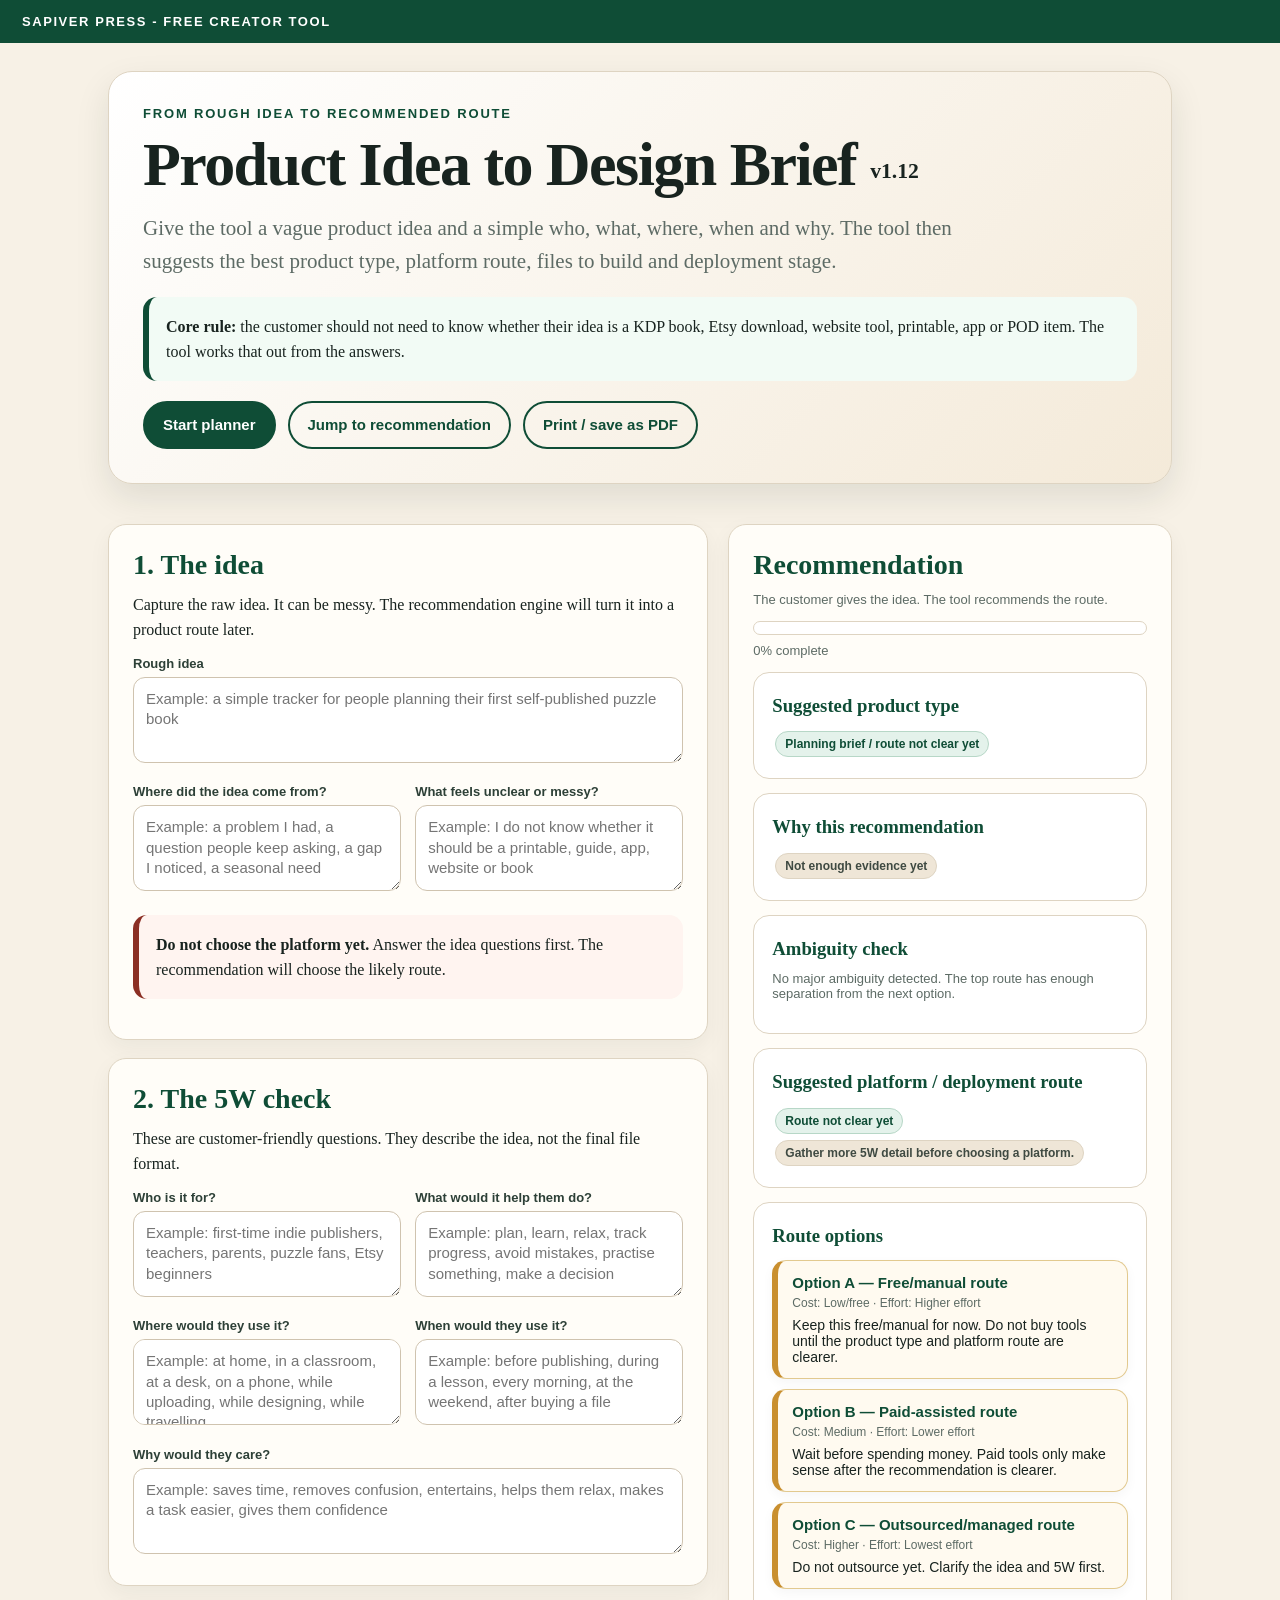
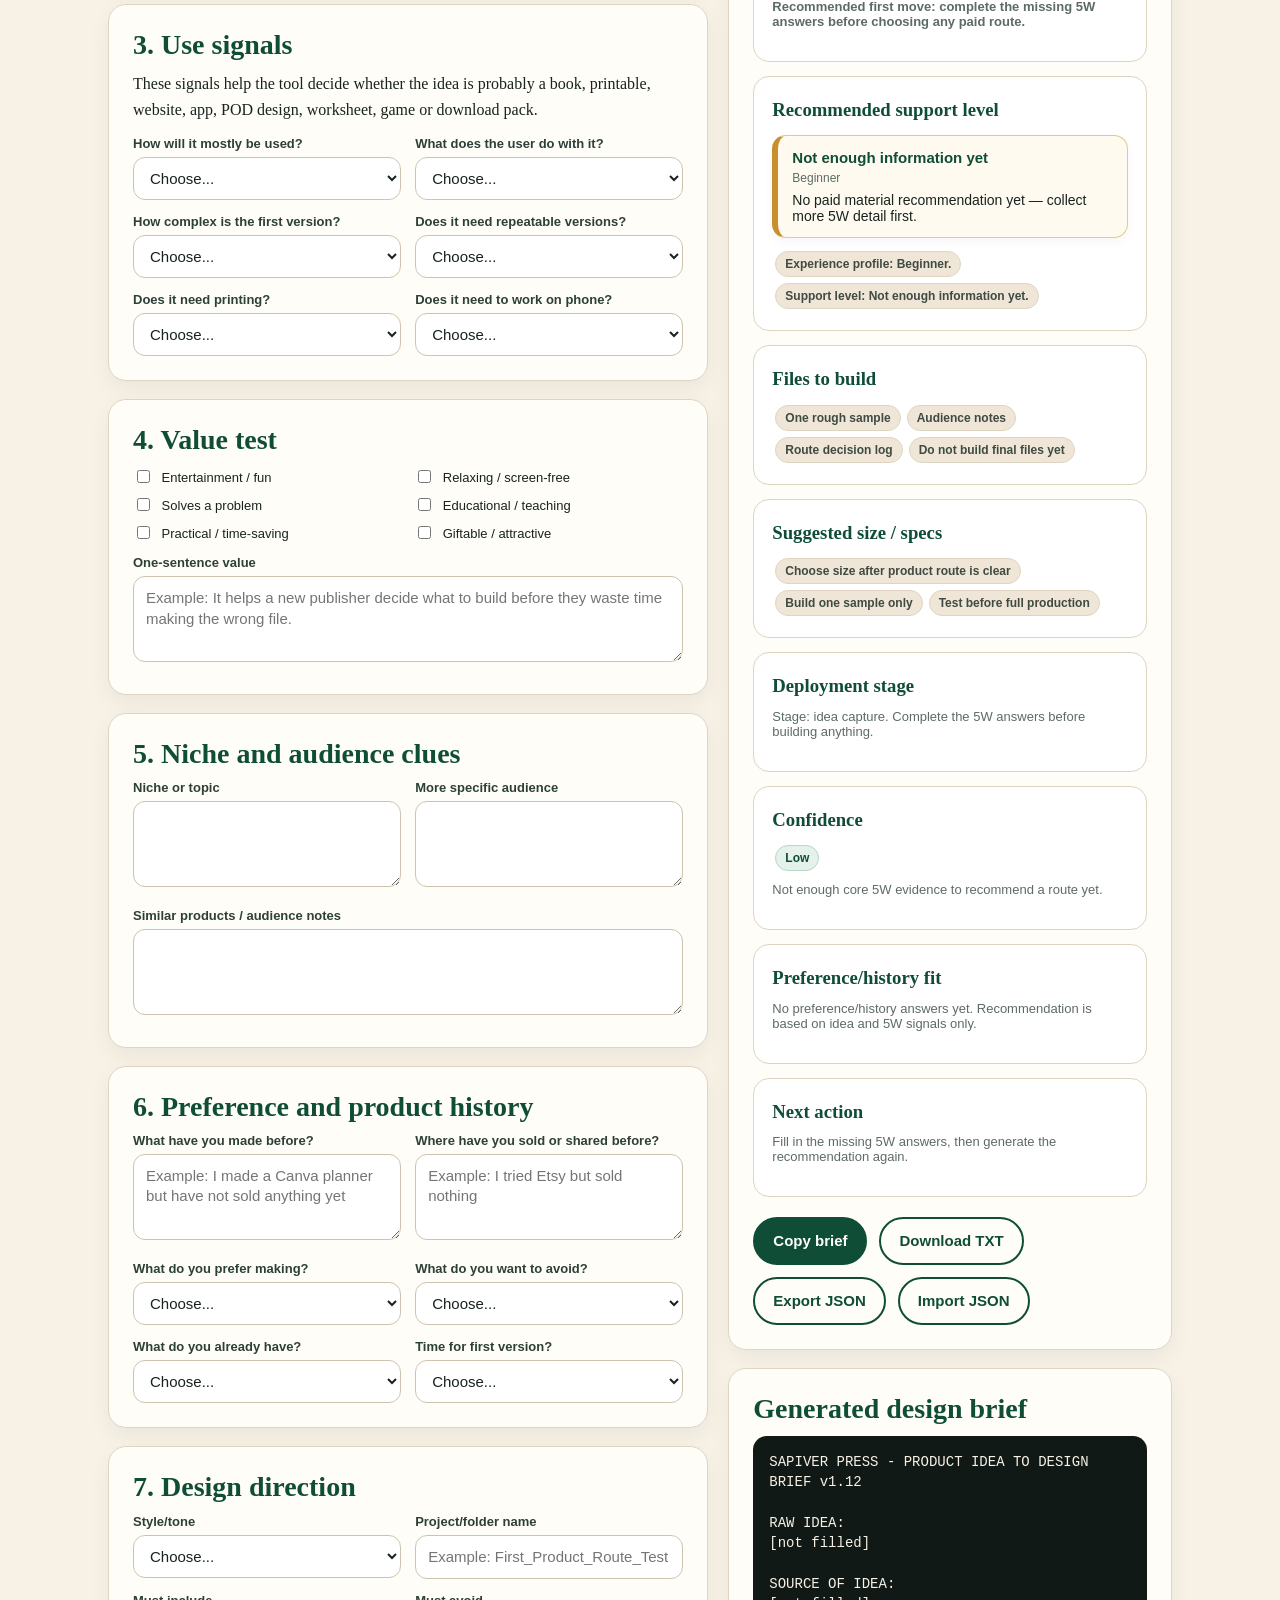
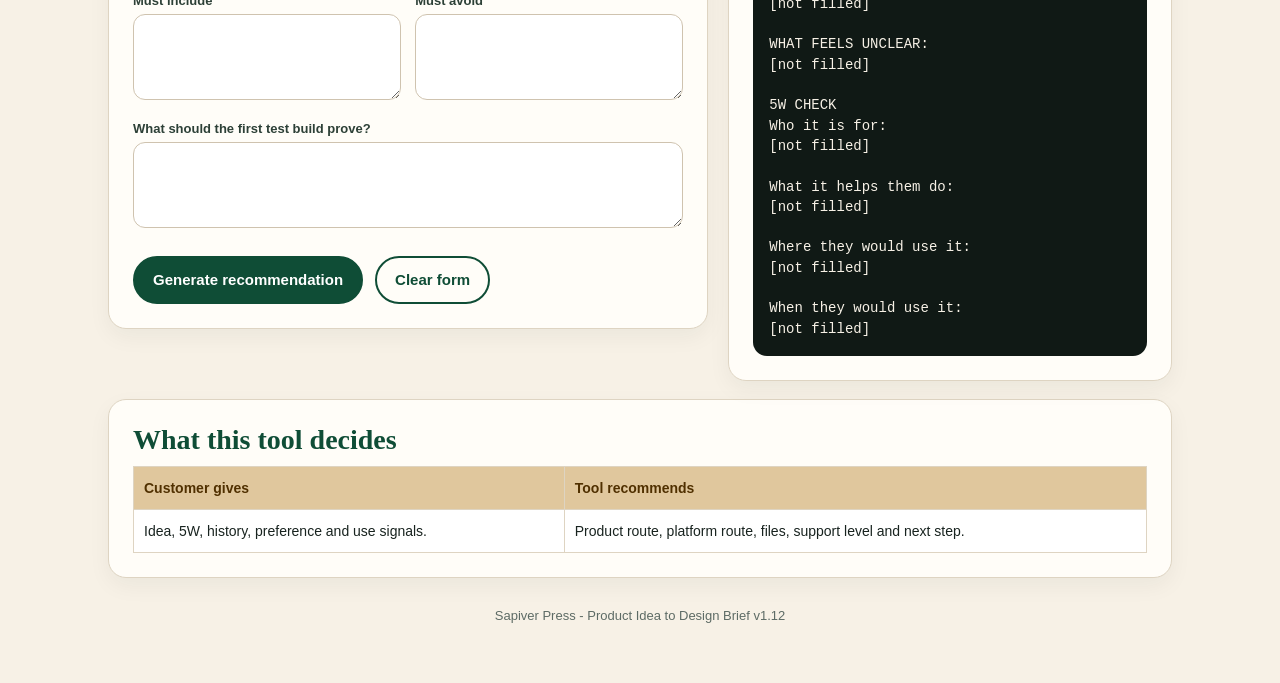
<file: index.html>
<!doctype html>
<html lang="en-GB">
<head>
  <meta charset="utf-8">
  <meta name="viewport" content="width=device-width, initial-scale=1">
  <title>Product Idea to Design Brief v1.12 | Sapiver Press</title>
  <meta name="description" content="A Sapiver Press idea planner that asks for a rough idea, 5W context, preferences and product history, then suggests the best product type, platform route, files to build and deployment stage.">
  <meta name="robots" content="index,follow">
  <link rel="stylesheet" href="product-idea-to-design-brief/app.css">
</head>
<body>
  <div class="topbar">Sapiver Press - Free Creator Tool</div>
  <main class="wrap">
    <header class="hero">
      <div class="eyebrow">From rough idea to recommended route</div>
      <h1>Product Idea to Design Brief <span style="font-size:.35em;letter-spacing:0;vertical-align:middle">v1.12</span></h1>
      <p class="subtitle">Give the tool a vague product idea and a simple who, what, where, when and why. The tool then suggests the best product type, platform route, files to build and deployment stage.</p>
      <div class="callout success"><strong>Core rule:</strong> the customer should not need to know whether their idea is a KDP book, Etsy download, website tool, printable, app or POD item. The tool works that out from the answers.</div>
      <div class="buttons">
        <a class="btn primary" href="#planner">Start planner</a>
        <a class="btn secondary" href="#result">Jump to recommendation</a>
        <button class="btn secondary" type="button" onclick="window.print()">Print / save as PDF</button>
      </div>
    </header>

    <div class="grid">
      <div id="planner">
        <section id="idea">
          <h2>1. The idea</h2>
          <p>Capture the raw idea. It can be messy. The recommendation engine will turn it into a product route later.</p>
          <div class="formgrid">
            <div style="grid-column:1/-1"><label for="ideaText">Rough idea</label><textarea id="ideaText" placeholder="Example: a simple tracker for people planning their first self-published puzzle book"></textarea></div>
            <div><label for="ideaSource">Where did the idea come from?</label><textarea id="ideaSource" placeholder="Example: a problem I had, a question people keep asking, a gap I noticed, a seasonal need"></textarea></div>
            <div><label for="currentMess">What feels unclear or messy?</label><textarea id="currentMess" placeholder="Example: I do not know whether it should be a printable, guide, app, website or book"></textarea></div>
          </div>
          <div class="callout danger"><strong>Do not choose the platform yet.</strong> Answer the idea questions first. The recommendation will choose the likely route.</div>
        </section>

        <section id="fivew">
          <h2>2. The 5W check</h2>
          <p>These are customer-friendly questions. They describe the idea, not the final file format.</p>
          <div class="formgrid">
            <div><label for="who">Who is it for?</label><textarea id="who" placeholder="Example: first-time indie publishers, teachers, parents, puzzle fans, Etsy beginners"></textarea></div>
            <div><label for="whatHelp">What would it help them do?</label><textarea id="whatHelp" placeholder="Example: plan, learn, relax, track progress, avoid mistakes, practise something, make a decision"></textarea></div>
            <div><label for="whereUsed">Where would they use it?</label><textarea id="whereUsed" placeholder="Example: at home, in a classroom, at a desk, on a phone, while uploading, while designing, while travelling"></textarea></div>
            <div><label for="whenUse">When would they use it?</label><textarea id="whenUse" placeholder="Example: before publishing, during a lesson, every morning, at the weekend, after buying a file"></textarea></div>
            <div style="grid-column:1/-1"><label for="whyCare">Why would they care?</label><textarea id="whyCare" placeholder="Example: saves time, removes confusion, entertains, helps them relax, makes a task easier, gives them confidence"></textarea></div>
          </div>
        </section>

        <section id="useSignals">
          <h2>3. Use signals</h2>
          <p>These signals help the tool decide whether the idea is probably a book, printable, website, app, POD design, worksheet, game or download pack.</p>
          <div class="formgrid">
            <div><label for="useMode">How will it mostly be used?</label><select id="useMode"><option value="">Choose...</option><option>Printed on paper</option><option>Read as a guide</option><option>Filled in or written on</option><option>Used on a phone or screen</option><option>Played as a game</option><option>Displayed as artwork</option><option>Used as a repeatable workflow</option><option>Not sure yet</option></select></div>
            <div><label for="buyerAction">What does the user do with it?</label><select id="buyerAction"><option value="">Choose...</option><option>Print it</option><option>Read it</option><option>Write in it</option><option>Upload it somewhere</option><option>Play it</option><option>Display it</option><option>Use it interactively</option><option>Download and keep files</option><option>Not sure yet</option></select></div>
            <div><label for="complexity">How complex is the first version?</label><select id="complexity"><option value="">Choose...</option><option>One page / very small</option><option>Several pages</option><option>Full guide or workbook</option><option>Many files or bundle</option><option>Interactive tool</option><option>Artwork/design set</option><option>Not sure yet</option></select></div>
            <div><label for="repeatNeed">Does it need repeatable versions?</label><select id="repeatNeed"><option value="">Choose...</option><option>No, one finished item is enough</option><option>Maybe later</option><option>Yes, it needs variants or volumes</option><option>Yes, it needs automation/generation</option><option>Not sure yet</option></select></div>
            <div><label for="printNeed">Does it need printing?</label><select id="printNeed"><option value="">Choose...</option><option>No</option><option>Home printing</option><option>Professional print / book print</option><option>POD / merchandise print</option><option>Not sure yet</option></select></div>
            <div><label for="phoneNeed">Does it need to work on phone?</label><select id="phoneNeed"><option value="">Choose...</option><option>No</option><option>Helpful but not essential</option><option>Yes, phone-first</option><option>Not sure yet</option></select></div>
          </div>
        </section>

        <section id="value">
          <h2>4. Value test</h2>
          <div class="checks">
            <label><input type="checkbox" id="valEntertainment"> Entertainment / fun</label>
            <label><input type="checkbox" id="valRelaxing"> Relaxing / screen-free</label>
            <label><input type="checkbox" id="valProblem"> Solves a problem</label>
            <label><input type="checkbox" id="valEducation"> Educational / teaching</label>
            <label><input type="checkbox" id="valPractical"> Practical / time-saving</label>
            <label><input type="checkbox" id="valGift"> Giftable / attractive</label>
          </div>
          <div style="margin-top:14px"><label for="valueSentence">One-sentence value</label><textarea id="valueSentence" placeholder="Example: It helps a new publisher decide what to build before they waste time making the wrong file."></textarea></div>
        </section>

        <section id="niche">
          <h2>5. Niche and audience clues</h2>
          <div class="formgrid">
            <div><label for="nicheText">Niche or topic</label><textarea id="nicheText"></textarea></div>
            <div><label for="audienceText">More specific audience</label><textarea id="audienceText"></textarea></div>
            <div style="grid-column:1/-1"><label for="researchNotes">Similar products / audience notes</label><textarea id="researchNotes"></textarea></div>
          </div>
        </section>

        <section id="history">
          <h2>6. Preference and product history</h2>
          <div class="formgrid">
            <div><label for="pastProducts">What have you made before?</label><textarea id="pastProducts" placeholder="Example: I made a Canva planner but have not sold anything yet"></textarea></div>
            <div><label for="pastPlatforms">Where have you sold or shared before?</label><textarea id="pastPlatforms" placeholder="Example: I tried Etsy but sold nothing"></textarea></div>
            <div><label for="preferredMaking">What do you prefer making?</label><select id="preferredMaking"><option value="">Choose...</option><option>Writing guides or instructions</option><option>Printable PDFs</option><option>Books or workbooks</option><option>Worksheets / teaching resources</option><option>Artwork or visual products</option><option>Interactive tools / web apps</option><option>Games or cards</option><option>Simple one-page resources</option><option>Not sure yet</option></select></div>
            <div><label for="avoidMaking">What do you want to avoid?</label><select id="avoidMaking"><option value="">Choose...</option><option>Too much writing</option><option>Complex design work</option><option>Technical website/app setup</option><option>Print formatting</option><option>Customer file support</option><option>Physical fulfilment</option><option>Large projects</option><option>Not sure yet</option></select></div>
            <div><label for="existingFiles">What do you already have?</label><select id="existingFiles"><option value="">Choose...</option><option>Only the idea</option><option>Notes or outline</option><option>Text/content drafted</option><option>Images/artwork ready</option><option>Puzzle/data/content files ready</option><option>A rough Canva/design file</option><option>A working HTML/app file</option><option>Not sure yet</option></select></div>
            <div><label for="timeBudget">Time for first version?</label><select id="timeBudget"><option value="">Choose...</option><option>Under 1 hour</option><option>A few hours</option><option>A weekend</option><option>A few weeks</option><option>Ongoing project</option><option>Not sure yet</option></select></div>
          </div>
        </section>

        <section id="design">
          <h2>7. Design direction</h2>
          <div class="formgrid">
            <div><label for="styleTone">Style/tone</label><select id="styleTone"><option value="">Choose...</option><option>Clean and practical</option><option>Premium and editorial</option><option>Playful and colourful</option><option>Calm and relaxing</option><option>Educational and structured</option><option>Bold social-first</option></select></div>
            <div><label for="projectName">Project/folder name</label><input id="projectName" placeholder="Example: First_Product_Route_Test"></div>
            <div><label for="mustInclude">Must include</label><textarea id="mustInclude"></textarea></div>
            <div><label for="mustAvoid">Must avoid</label><textarea id="mustAvoid"></textarea></div>
            <div style="grid-column:1/-1"><label for="firstBuild">What should the first test build prove?</label><textarea id="firstBuild"></textarea></div>
          </div>
          <div class="buttons">
            <button class="btn primary" type="button" onclick="generateRecommendation(true)">Generate recommendation</button>
            <button class="btn secondary" type="button" onclick="clearAll()">Clear form</button>
          </div>
        </section>
      </div>

      <aside class="sticky" id="result">
        <div class="card">
          <h2>Recommendation</h2>
          <p class="mini">The customer gives the idea. The tool recommends the route.</p>
          <div class="progressbox"><div class="progressbar" id="progressbar"></div></div>
          <div class="mini" id="progressText">0% complete</div>
          <div class="result"><h3>Suggested product type</h3><div id="productOut"><span class="tag">Waiting for idea</span></div></div>
          <div class="result"><h3>Why this recommendation</h3><div id="whyOut" class="mini">Waiting for answers.</div></div>
          <div class="result"><h3>Ambiguity check</h3><p id="ambiguityOut" class="mini">Waiting for answers.</p></div>
          <div class="result"><h3>Suggested platform / deployment route</h3><div id="platformOut"><span class="tag">Waiting for answers</span></div></div>
          <div class="result"><h3>Route options</h3><div id="tiersOut"><span class="tag">Waiting</span></div></div>
          <div class="result"><h3>Recommended support level</h3><div id="supportOut"><span class="tag">Waiting</span></div></div>
          <div class="result"><h3>Files to build</h3><div id="filesOut"><span class="tag">Waiting</span></div></div>
          <div class="result"><h3>Suggested size / specs</h3><div id="specsOut"><span class="tag">Waiting</span></div></div>
          <div class="result"><h3>Deployment stage</h3><p id="stageOut" class="mini">Waiting.</p></div>
          <div class="result"><h3>Confidence</h3><div id="confidenceOut"><span class="tag">Waiting</span></div></div>
          <div class="result"><h3>Preference/history fit</h3><p id="preferenceOut" class="mini">Waiting.</p></div>
          <div class="result"><h3>Next action</h3><p id="nextOut" class="mini">Waiting.</p></div>
          <div class="buttons"><button class="btn primary" onclick="copyBrief()">Copy brief</button><button class="btn secondary" onclick="downloadText()">Download TXT</button><button class="btn secondary" onclick="downloadJSON()">Export JSON</button><button class="btn secondary" onclick="document.getElementById('importFile').click()">Import JSON</button><input id="importFile" type="file" accept="application/json,.json" style="display:none" onchange="importJSON(event)"></div>
        </div>
        <div class="card"><h2>Generated design brief</h2><div class="output" id="briefOut">Complete the planner to generate a recommendation.</div></div>
      </aside>
    </div>

    <section><h2>What this tool decides</h2><table><tr><th>Customer gives</th><th>Tool recommends</th></tr><tr><td>Idea, 5W, history, preference and use signals.</td><td>Product route, platform route, files, support level and next step.</td></tr></table></section>
    <footer>Sapiver Press - Product Idea to Design Brief v1.12</footer>
  </main>
  <script src="product-idea-to-design-brief/app-utils.js"></script>
  <script src="product-idea-to-design-brief/app-routes.js"></script>
  <script src="product-idea-to-design-brief/app-support.js"></script>
  <script src="product-idea-to-design-brief/app-main.js"></script>
</body>
</html>
</file>
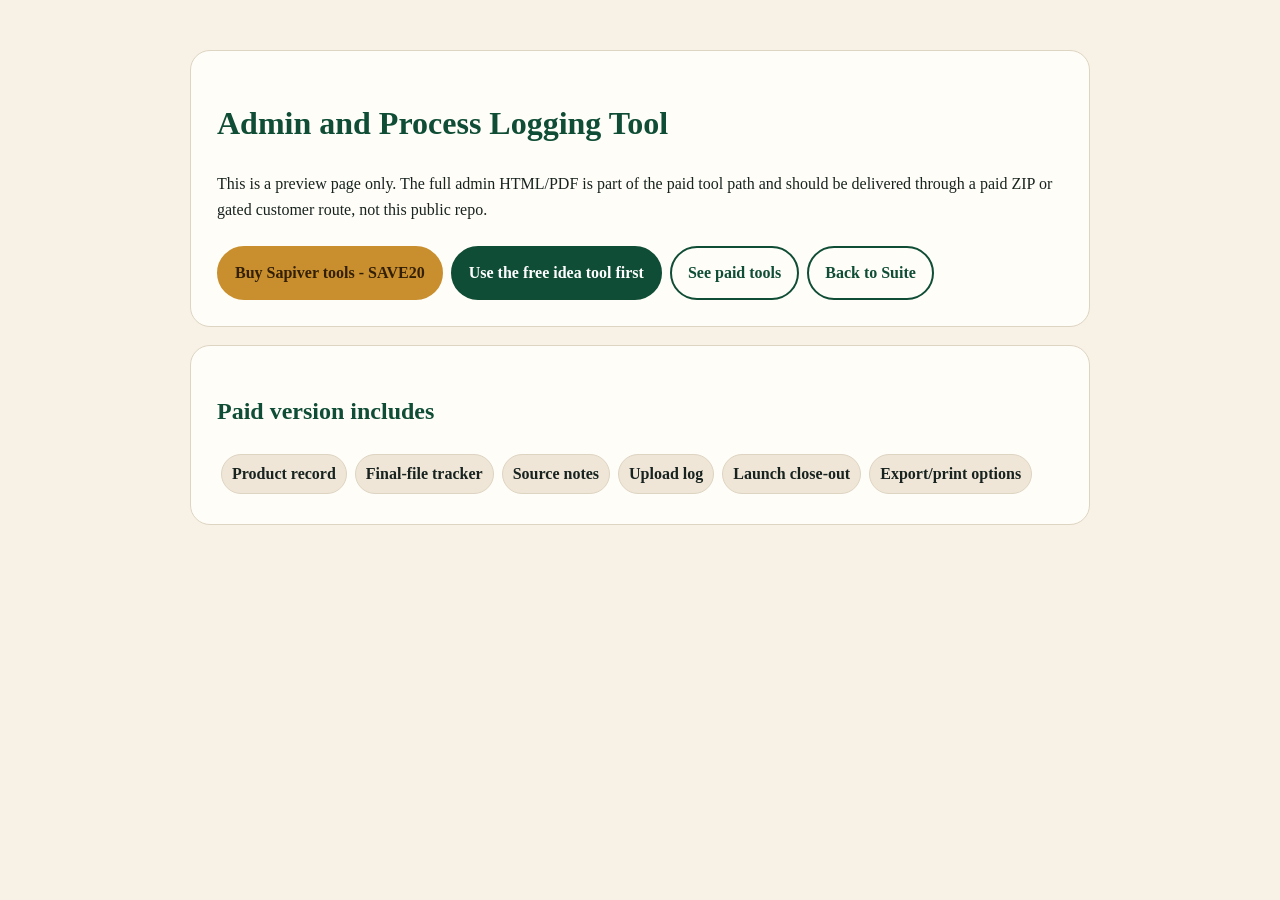
<file: admin-checklist/index.html>
<!doctype html>
<html lang="en-GB">
<head>
<meta charset="utf-8">
<meta name="viewport" content="width=device-width, initial-scale=1">
<title>Admin Process Log Tool Preview</title>
<meta name="description" content="Preview page for the paid Sapiver Press admin and process logging tool.">
<style>body{font-family:Georgia,serif;background:#f7f1e6;color:#18231f;line-height:1.6;margin:0}.wrap{max-width:900px;margin:auto;padding:32px 18px}.card,header{background:#fffdf8;border:1px solid #ded4c2;border-radius:20px;padding:26px;margin-top:18px}h1,h2{color:#0f4d36}.tag{display:inline-block;background:#efe6d7;border:1px solid #ded4c2;border-radius:999px;padding:6px 10px;margin:4px;font-weight:700}.btn{display:inline-block;margin:8px 8px 0 0;padding:12px 16px;border-radius:999px;border:2px solid #0f4d36;text-decoration:none;font-weight:700;color:#0f4d36}.gold{background:#c98f2f;border-color:#c98f2f;color:#332004}.primary{background:#0f4d36;color:white}</style>
</head>
<body><main class="wrap">
<header><h1>Admin and Process Logging Tool</h1><p>This is a preview page only. The full admin HTML/PDF is part of the paid tool path and should be delivered through a paid ZIP or gated customer route, not this public repo.</p><a class="btn gold" href="https://sapiverpress.etsy.com?coupon=SAVE20">Buy Sapiver tools - SAVE20</a><a class="btn primary" href="/product-idea-to-design-brief/">Use the free idea tool first</a><a class="btn" href="/paid-tools/">See paid tools</a><a class="btn" href="https://suite.sapiverpress.co.uk">Back to Suite</a></header>
<section class="card"><h2>Paid version includes</h2><span class="tag">Product record</span><span class="tag">Final-file tracker</span><span class="tag">Source notes</span><span class="tag">Upload log</span><span class="tag">Launch close-out</span><span class="tag">Export/print options</span></section>
</main></body></html>
</file>
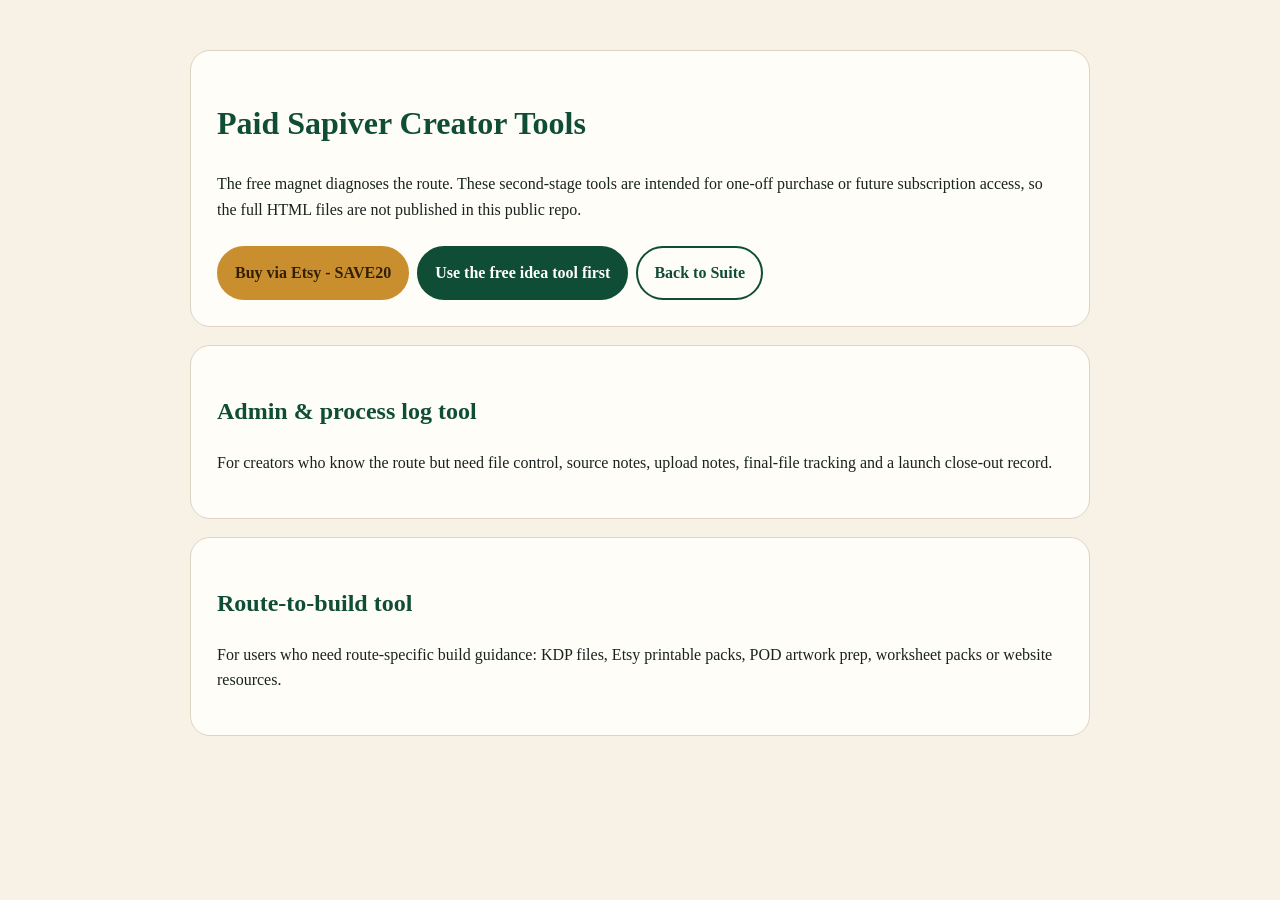
<file: paid-tools/index.html>
<!doctype html>
<html lang="en-GB">
<head>
<meta charset="utf-8">
<meta name="viewport" content="width=device-width, initial-scale=1">
<title>Paid Sapiver Creator Tools</title>
<meta name="description" content="Paid Sapiver Press build tools for creators after the free design brief.">
<style>body{font-family:Georgia,serif;background:#f7f1e6;color:#18231f;line-height:1.6;margin:0}.wrap{max-width:900px;margin:auto;padding:32px 18px}.card,header{background:#fffdf8;border:1px solid #ded4c2;border-radius:20px;padding:26px;margin-top:18px}h1,h2{color:#0f4d36}.btn{display:inline-block;margin:8px 8px 0 0;padding:12px 16px;border-radius:999px;border:2px solid #0f4d36;text-decoration:none;font-weight:700;color:#0f4d36}.gold{background:#c98f2f;border-color:#c98f2f;color:#332004}.primary{background:#0f4d36;color:white}</style>
</head>
<body><main class="wrap">
<header><h1>Paid Sapiver Creator Tools</h1><p>The free magnet diagnoses the route. These second-stage tools are intended for one-off purchase or future subscription access, so the full HTML files are not published in this public repo.</p><a class="btn gold" href="https://sapiverpress.etsy.com?coupon=SAVE20">Buy via Etsy - SAVE20</a><a class="btn primary" href="/product-idea-to-design-brief/">Use the free idea tool first</a><a class="btn" href="https://suite.sapiverpress.co.uk">Back to Suite</a></header>
<section class="card"><h2>Admin & process log tool</h2><p>For creators who know the route but need file control, source notes, upload notes, final-file tracking and a launch close-out record.</p></section>
<section class="card"><h2>Route-to-build tool</h2><p>For users who need route-specific build guidance: KDP files, Etsy printable packs, POD artwork prep, worksheet packs or website resources.</p></section>
</main></body></html>
</file>
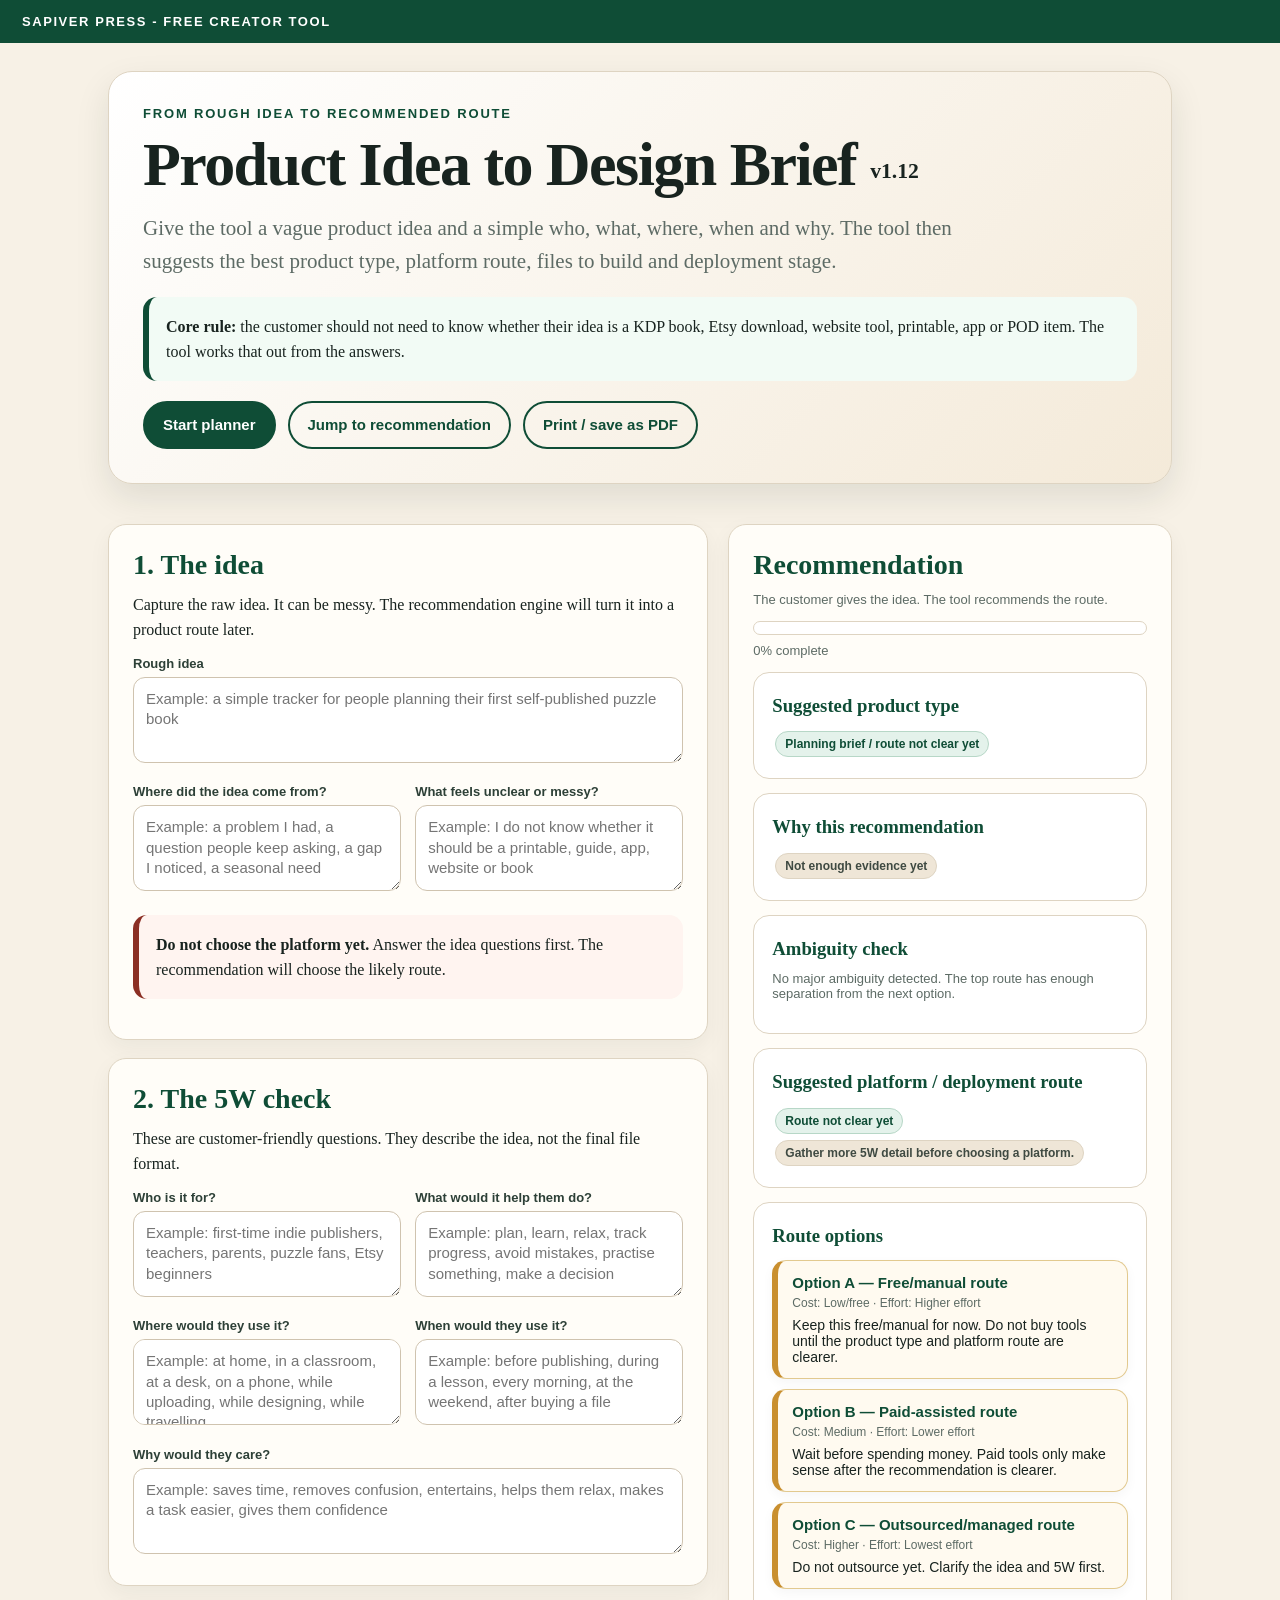
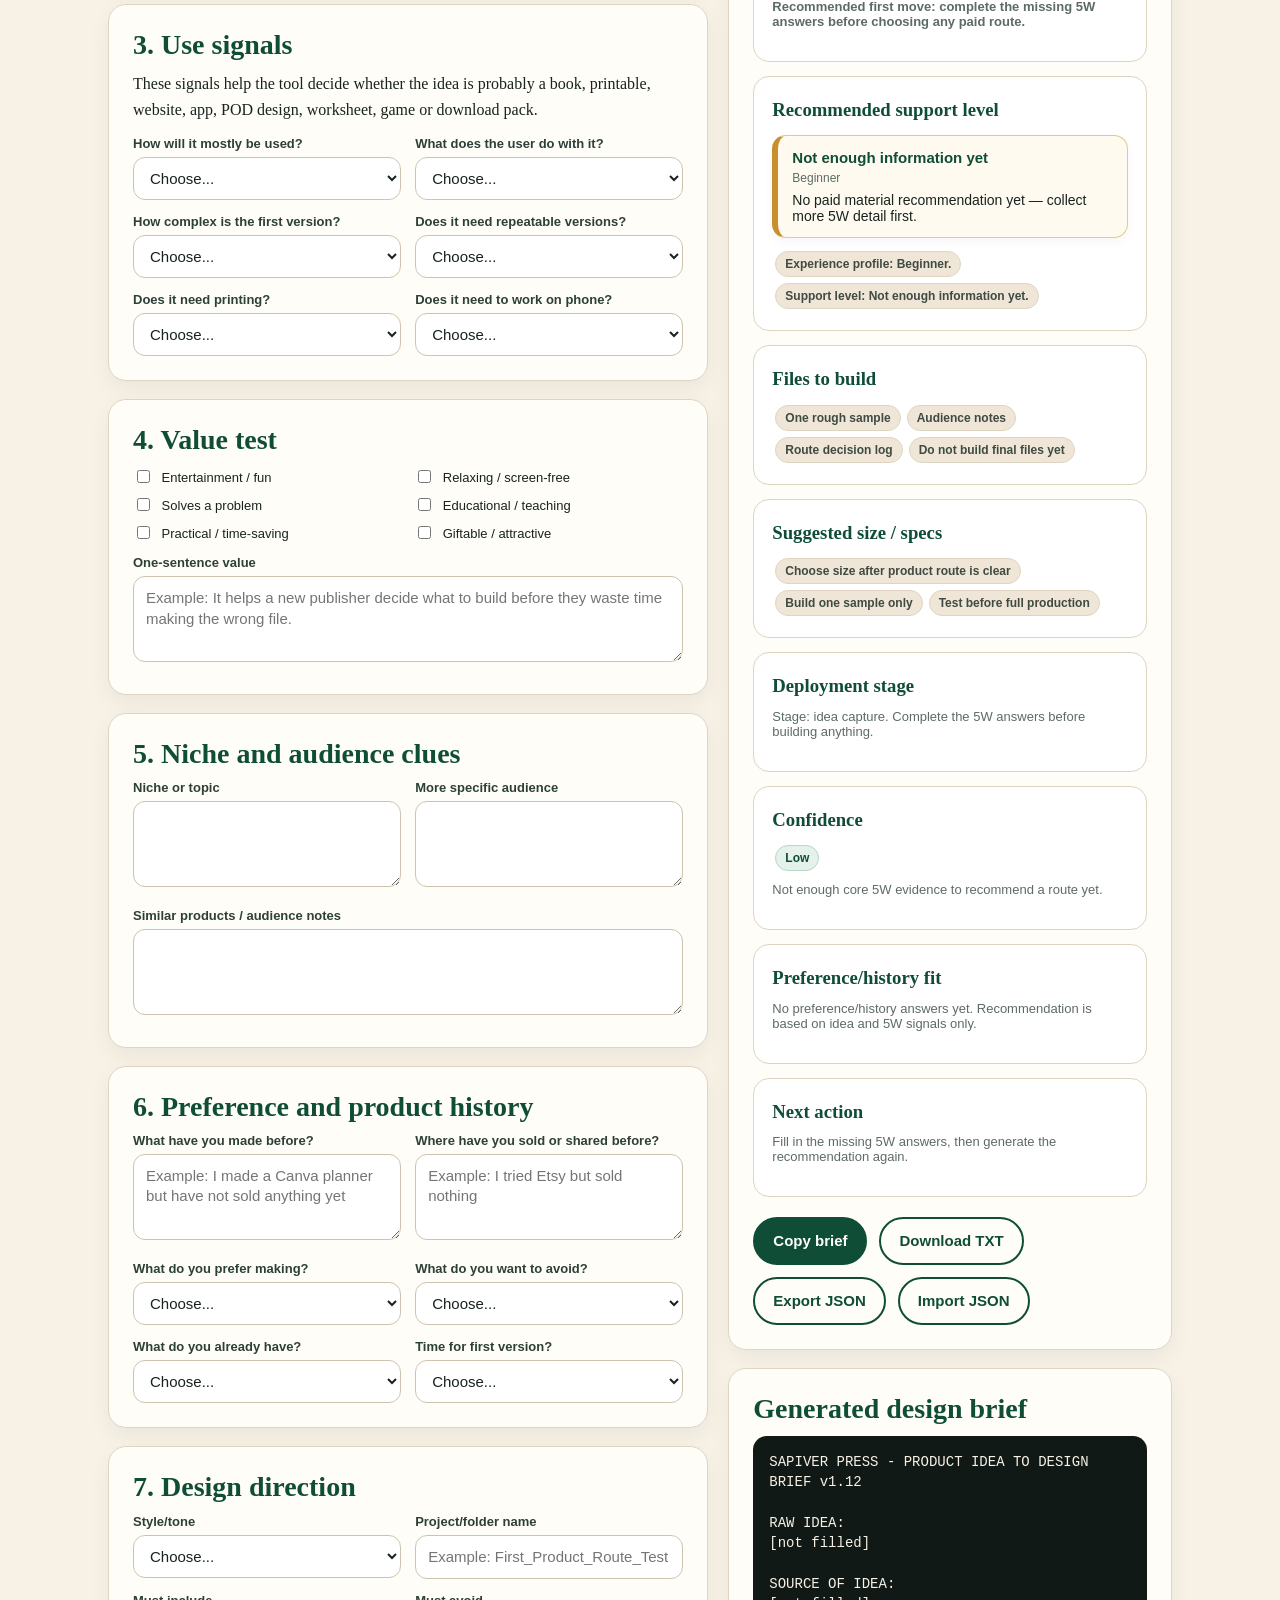
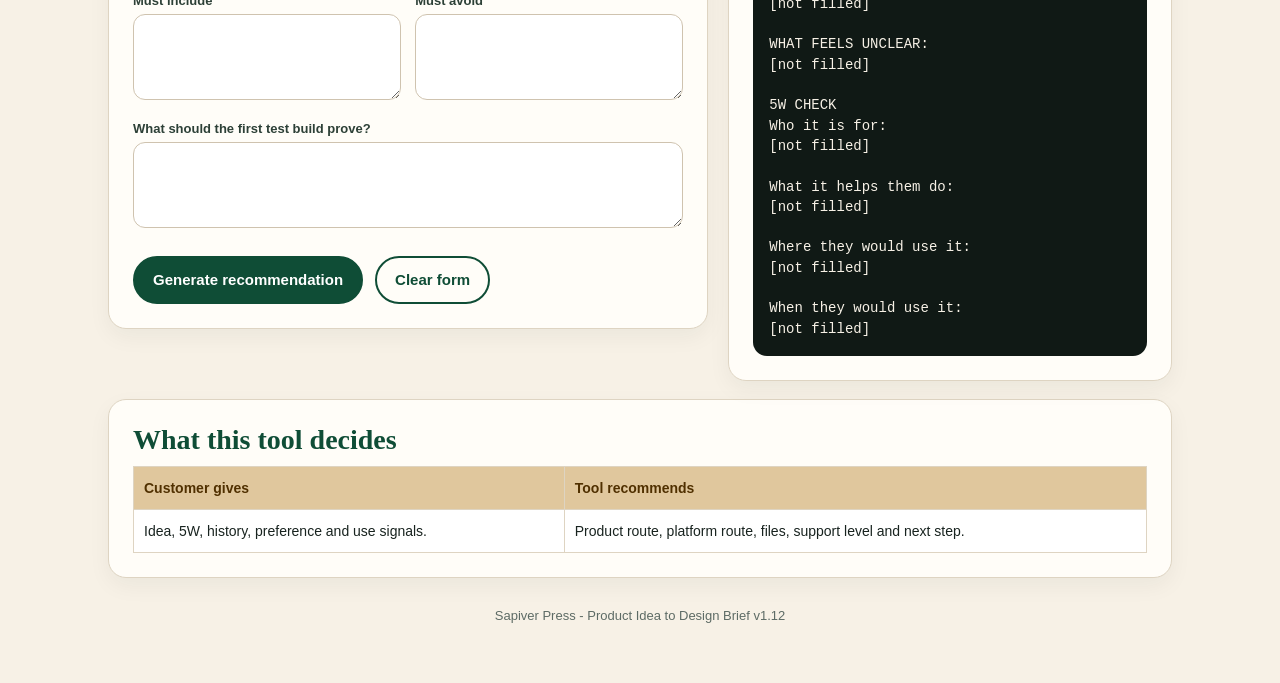
<file: product-idea-to-design-brief/index.html>
<!doctype html>
<html lang="en-GB">
<head>
  <meta charset="utf-8">
  <meta name="viewport" content="width=device-width, initial-scale=1">
  <title>Product Idea to Design Brief v1.12 | Sapiver Press</title>
  <meta name="description" content="A Sapiver Press idea planner that asks for a rough idea, 5W context, preferences and product history, then suggests the best product type, platform route, files to build and deployment stage.">
  <meta name="robots" content="index,follow">
  <link rel="stylesheet" href="app.css">
</head>
<body>
  <div class="topbar">Sapiver Press - Free Creator Tool</div>
  <main class="wrap">
    <header class="hero">
      <div class="eyebrow">From rough idea to recommended route</div>
      <h1>Product Idea to Design Brief <span style="font-size:.35em;letter-spacing:0;vertical-align:middle">v1.12</span></h1>
      <p class="subtitle">Give the tool a vague product idea and a simple who, what, where, when and why. The tool then suggests the best product type, platform route, files to build and deployment stage.</p>
      <div class="callout success"><strong>Core rule:</strong> the customer should not need to know whether their idea is a KDP book, Etsy download, website tool, printable, app or POD item. The tool works that out from the answers.</div>
      <div class="buttons">
        <a class="btn primary" href="#planner">Start planner</a>
        <a class="btn secondary" href="#result">Jump to recommendation</a>
        <button class="btn secondary" type="button" onclick="window.print()">Print / save as PDF</button>
      </div>
    </header>

    <div class="grid">
      <div id="planner">
        <section id="idea">
          <h2>1. The idea</h2>
          <p>Capture the raw idea. It can be messy. The recommendation engine will turn it into a product route later.</p>
          <div class="formgrid">
            <div style="grid-column:1/-1"><label for="ideaText">Rough idea</label><textarea id="ideaText" placeholder="Example: a simple tracker for people planning their first self-published puzzle book"></textarea></div>
            <div><label for="ideaSource">Where did the idea come from?</label><textarea id="ideaSource" placeholder="Example: a problem I had, a question people keep asking, a gap I noticed, a seasonal need"></textarea></div>
            <div><label for="currentMess">What feels unclear or messy?</label><textarea id="currentMess" placeholder="Example: I do not know whether it should be a printable, guide, app, website or book"></textarea></div>
          </div>
          <div class="callout danger"><strong>Do not choose the platform yet.</strong> Answer the idea questions first. The recommendation will choose the likely route.</div>
        </section>

        <section id="fivew">
          <h2>2. The 5W check</h2>
          <p>These are customer-friendly questions. They describe the idea, not the final file format.</p>
          <div class="formgrid">
            <div><label for="who">Who is it for?</label><textarea id="who" placeholder="Example: first-time indie publishers, teachers, parents, puzzle fans, Etsy beginners"></textarea></div>
            <div><label for="whatHelp">What would it help them do?</label><textarea id="whatHelp" placeholder="Example: plan, learn, relax, track progress, avoid mistakes, practise something, make a decision"></textarea></div>
            <div><label for="whereUsed">Where would they use it?</label><textarea id="whereUsed" placeholder="Example: at home, in a classroom, at a desk, on a phone, while uploading, while designing, while travelling"></textarea></div>
            <div><label for="whenUse">When would they use it?</label><textarea id="whenUse" placeholder="Example: before publishing, during a lesson, every morning, at the weekend, after buying a file"></textarea></div>
            <div style="grid-column:1/-1"><label for="whyCare">Why would they care?</label><textarea id="whyCare" placeholder="Example: saves time, removes confusion, entertains, helps them relax, makes a task easier, gives them confidence"></textarea></div>
          </div>
        </section>

        <section id="useSignals">
          <h2>3. Use signals</h2>
          <p>These signals help the tool decide whether the idea is probably a book, printable, website, app, POD design, worksheet, game or download pack.</p>
          <div class="formgrid">
            <div><label for="useMode">How will it mostly be used?</label><select id="useMode"><option value="">Choose...</option><option>Printed on paper</option><option>Read as a guide</option><option>Filled in or written on</option><option>Used on a phone or screen</option><option>Played as a game</option><option>Displayed as artwork</option><option>Used as a repeatable workflow</option><option>Not sure yet</option></select></div>
            <div><label for="buyerAction">What does the user do with it?</label><select id="buyerAction"><option value="">Choose...</option><option>Print it</option><option>Read it</option><option>Write in it</option><option>Upload it somewhere</option><option>Play it</option><option>Display it</option><option>Use it interactively</option><option>Download and keep files</option><option>Not sure yet</option></select></div>
            <div><label for="complexity">How complex is the first version?</label><select id="complexity"><option value="">Choose...</option><option>One page / very small</option><option>Several pages</option><option>Full guide or workbook</option><option>Many files or bundle</option><option>Interactive tool</option><option>Artwork/design set</option><option>Not sure yet</option></select></div>
            <div><label for="repeatNeed">Does it need repeatable versions?</label><select id="repeatNeed"><option value="">Choose...</option><option>No, one finished item is enough</option><option>Maybe later</option><option>Yes, it needs variants or volumes</option><option>Yes, it needs automation/generation</option><option>Not sure yet</option></select></div>
            <div><label for="printNeed">Does it need printing?</label><select id="printNeed"><option value="">Choose...</option><option>No</option><option>Home printing</option><option>Professional print / book print</option><option>POD / merchandise print</option><option>Not sure yet</option></select></div>
            <div><label for="phoneNeed">Does it need to work on phone?</label><select id="phoneNeed"><option value="">Choose...</option><option>No</option><option>Helpful but not essential</option><option>Yes, phone-first</option><option>Not sure yet</option></select></div>
          </div>
        </section>

        <section id="value">
          <h2>4. Value test</h2>
          <div class="checks">
            <label><input type="checkbox" id="valEntertainment"> Entertainment / fun</label>
            <label><input type="checkbox" id="valRelaxing"> Relaxing / screen-free</label>
            <label><input type="checkbox" id="valProblem"> Solves a problem</label>
            <label><input type="checkbox" id="valEducation"> Educational / teaching</label>
            <label><input type="checkbox" id="valPractical"> Practical / time-saving</label>
            <label><input type="checkbox" id="valGift"> Giftable / attractive</label>
          </div>
          <div style="margin-top:14px"><label for="valueSentence">One-sentence value</label><textarea id="valueSentence" placeholder="Example: It helps a new publisher decide what to build before they waste time making the wrong file."></textarea></div>
        </section>

        <section id="niche">
          <h2>5. Niche and audience clues</h2>
          <div class="formgrid">
            <div><label for="nicheText">Niche or topic</label><textarea id="nicheText"></textarea></div>
            <div><label for="audienceText">More specific audience</label><textarea id="audienceText"></textarea></div>
            <div style="grid-column:1/-1"><label for="researchNotes">Similar products / audience notes</label><textarea id="researchNotes"></textarea></div>
          </div>
        </section>

        <section id="history">
          <h2>6. Preference and product history</h2>
          <div class="formgrid">
            <div><label for="pastProducts">What have you made before?</label><textarea id="pastProducts" placeholder="Example: I made a Canva planner but have not sold anything yet"></textarea></div>
            <div><label for="pastPlatforms">Where have you sold or shared before?</label><textarea id="pastPlatforms" placeholder="Example: I tried Etsy but sold nothing"></textarea></div>
            <div><label for="preferredMaking">What do you prefer making?</label><select id="preferredMaking"><option value="">Choose...</option><option>Writing guides or instructions</option><option>Printable PDFs</option><option>Books or workbooks</option><option>Worksheets / teaching resources</option><option>Artwork or visual products</option><option>Interactive tools / web apps</option><option>Games or cards</option><option>Simple one-page resources</option><option>Not sure yet</option></select></div>
            <div><label for="avoidMaking">What do you want to avoid?</label><select id="avoidMaking"><option value="">Choose...</option><option>Too much writing</option><option>Complex design work</option><option>Technical website/app setup</option><option>Print formatting</option><option>Customer file support</option><option>Physical fulfilment</option><option>Large projects</option><option>Not sure yet</option></select></div>
            <div><label for="existingFiles">What do you already have?</label><select id="existingFiles"><option value="">Choose...</option><option>Only the idea</option><option>Notes or outline</option><option>Text/content drafted</option><option>Images/artwork ready</option><option>Puzzle/data/content files ready</option><option>A rough Canva/design file</option><option>A working HTML/app file</option><option>Not sure yet</option></select></div>
            <div><label for="timeBudget">Time for first version?</label><select id="timeBudget"><option value="">Choose...</option><option>Under 1 hour</option><option>A few hours</option><option>A weekend</option><option>A few weeks</option><option>Ongoing project</option><option>Not sure yet</option></select></div>
          </div>
        </section>

        <section id="design">
          <h2>7. Design direction</h2>
          <div class="formgrid">
            <div><label for="styleTone">Style/tone</label><select id="styleTone"><option value="">Choose...</option><option>Clean and practical</option><option>Premium and editorial</option><option>Playful and colourful</option><option>Calm and relaxing</option><option>Educational and structured</option><option>Bold social-first</option></select></div>
            <div><label for="projectName">Project/folder name</label><input id="projectName" placeholder="Example: First_Product_Route_Test"></div>
            <div><label for="mustInclude">Must include</label><textarea id="mustInclude"></textarea></div>
            <div><label for="mustAvoid">Must avoid</label><textarea id="mustAvoid"></textarea></div>
            <div style="grid-column:1/-1"><label for="firstBuild">What should the first test build prove?</label><textarea id="firstBuild"></textarea></div>
          </div>
          <div class="buttons">
            <button class="btn primary" type="button" onclick="generateRecommendation(true)">Generate recommendation</button>
            <button class="btn secondary" type="button" onclick="clearAll()">Clear form</button>
          </div>
        </section>
      </div>

      <aside class="sticky" id="result">
        <div class="card">
          <h2>Recommendation</h2>
          <p class="mini">The customer gives the idea. The tool recommends the route.</p>
          <div class="progressbox"><div class="progressbar" id="progressbar"></div></div>
          <div class="mini" id="progressText">0% complete</div>
          <div class="result"><h3>Suggested product type</h3><div id="productOut"><span class="tag">Waiting for idea</span></div></div>
          <div class="result"><h3>Why this recommendation</h3><div id="whyOut" class="mini">Waiting for answers.</div></div>
          <div class="result"><h3>Ambiguity check</h3><p id="ambiguityOut" class="mini">Waiting for answers.</p></div>
          <div class="result"><h3>Suggested platform / deployment route</h3><div id="platformOut"><span class="tag">Waiting for answers</span></div></div>
          <div class="result"><h3>Route options</h3><div id="tiersOut"><span class="tag">Waiting</span></div></div>
          <div class="result"><h3>Recommended support level</h3><div id="supportOut"><span class="tag">Waiting</span></div></div>
          <div class="result"><h3>Files to build</h3><div id="filesOut"><span class="tag">Waiting</span></div></div>
          <div class="result"><h3>Suggested size / specs</h3><div id="specsOut"><span class="tag">Waiting</span></div></div>
          <div class="result"><h3>Deployment stage</h3><p id="stageOut" class="mini">Waiting.</p></div>
          <div class="result"><h3>Confidence</h3><div id="confidenceOut"><span class="tag">Waiting</span></div></div>
          <div class="result"><h3>Preference/history fit</h3><p id="preferenceOut" class="mini">Waiting.</p></div>
          <div class="result"><h3>Next action</h3><p id="nextOut" class="mini">Waiting.</p></div>
          <div class="buttons"><button class="btn primary" onclick="copyBrief()">Copy brief</button><button class="btn secondary" onclick="downloadText()">Download TXT</button><button class="btn secondary" onclick="downloadJSON()">Export JSON</button><button class="btn secondary" onclick="document.getElementById('importFile').click()">Import JSON</button><input id="importFile" type="file" accept="application/json,.json" style="display:none" onchange="importJSON(event)"></div>
        </div>
        <div class="card"><h2>Generated design brief</h2><div class="output" id="briefOut">Complete the planner to generate a recommendation.</div></div>
      </aside>
    </div>

    <section><h2>What this tool decides</h2><table><tr><th>Customer gives</th><th>Tool recommends</th></tr><tr><td>Idea, 5W, history, preference and use signals.</td><td>Product route, platform route, files, support level and next step.</td></tr></table></section>
    <footer>Sapiver Press - Product Idea to Design Brief v1.12</footer>
  </main>
  <script src="app-utils.js"></script>
  <script src="app-routes.js"></script>
  <script src="app-support.js"></script>
  <script src="app-main.js"></script>
</body>
</html>
</file>
<file: product-idea-to-design-brief/app.css>
:root{
      --ink:#18231f;--muted:#5d6b65;--paper:#f7f1e6;--panel:#fffdf8;--soft:#efe6d7;
      --green:#0f4d36;--green2:#1d684d;--gold:#c98f2f;--line:#ded4c2;--warn:#fff4dd;
      --bad:#8b2f24;--good:#0f4d36;--blue:#244a73;--shadow:0 14px 34px rgba(24,35,31,.10);
    }
    *{box-sizing:border-box}
    html{scroll-behavior:smooth}
    body{margin:0;font-family:Georgia,'Times New Roman',serif;color:var(--ink);background:var(--paper);line-height:1.58}
    a{color:var(--green2);font-weight:700}
    .topbar{background:var(--green);color:white;font:700 13px Arial,sans-serif;letter-spacing:.12em;text-transform:uppercase;padding:14px 22px}
    .wrap{max-width:1100px;margin:0 auto;padding:28px 18px 60px}
    header.hero{background:linear-gradient(135deg,#fff 0%,#f4ead9 100%);border:1px solid var(--line);border-radius:24px;padding:34px;box-shadow:var(--shadow)}
    .eyebrow{color:var(--green);font:700 13px Arial,sans-serif;letter-spacing:.14em;text-transform:uppercase;margin-bottom:12px}
    h1{font-size:clamp(34px,6vw,62px);line-height:1.02;margin:0 0 16px;letter-spacing:-.025em}
    .subtitle{font-size:21px;color:var(--muted);max-width:850px;margin:0 0 18px}
    .small{font:14px Arial,sans-serif;color:var(--muted)}
    .buttons{display:flex;flex-wrap:wrap;gap:12px;margin-top:20px}
    .btn{display:inline-flex;align-items:center;justify-content:center;gap:8px;font:700 15px Arial,sans-serif;text-decoration:none;border-radius:999px;padding:13px 18px;border:2px solid var(--green);cursor:pointer;line-height:1.2;background:white}
    .btn.primary{background:var(--green);color:white}.btn.secondary{background:transparent;color:var(--green)}.btn.gold{background:var(--gold);border-color:var(--gold);color:#352207}
    .grid{display:grid;grid-template-columns:1.15fr .85fr;gap:20px;margin-top:22px;align-items:start}
    section,.card{background:var(--panel);border:1px solid var(--line);border-radius:18px;padding:24px;margin-top:18px;box-shadow:0 8px 22px rgba(24,35,31,.05)}
    section h2,.card h2{font-size:28px;line-height:1.16;margin:0 0 10px;color:var(--green)}
    section h3{font-size:21px;margin:22px 0 8px;color:#26372f}
    p{margin:0 0 14px}.mini{font:13px Arial,sans-serif;color:var(--muted)}
    .callout{background:var(--warn);border-left:6px solid var(--gold);padding:17px;border-radius:14px;margin:16px 0}
    .danger{background:#fff4f0;border-left-color:var(--bad)}
    .success{background:#f2fbf5;border-left-color:var(--good)}
    .formgrid{display:grid;grid-template-columns:repeat(2,minmax(0,1fr));gap:14px}
    label{display:block;font:700 13px Arial,sans-serif;color:#2d4037;margin:0 0 6px}
    textarea,input,select{width:100%;border:1px solid #cfc3af;border-radius:12px;background:#fff;color:var(--ink);padding:11px 12px;font:15px Arial,sans-serif;line-height:1.35}
    textarea{min-height:86px;resize:vertical}
    input[type="checkbox"]{width:auto;margin-right:8px;transform:translateY(1px)}
    .checks{display:grid;grid-template-columns:repeat(2,minmax(0,1fr));gap:9px 12px;margin-top:8px}
    .checks label{font-weight:500;margin:0;color:var(--ink)}
    .sticky{position:sticky;top:16px}
    .result{background:#fff;border:1px solid var(--line);border-radius:16px;padding:18px;margin-top:14px}
    .result h3{margin:0 0 8px;color:var(--green)}
    .tag{display:inline-block;background:var(--soft);border:1px solid var(--line);border-radius:999px;padding:5px 9px;margin:3px;font:700 12px Arial,sans-serif;color:#3f4a42}
    .tag.strong{background:#e4f2eb;border-color:#b7d7c7;color:#0f4d36}

    .tiercard{
      background:#fffaf0;
      border:1px solid #e2c98f;
      border-left:6px solid var(--gold);
      border-radius:14px;
      padding:13px 14px;
      margin:10px 0;
      font:14px Arial,sans-serif;
      box-shadow:0 4px 12px rgba(24,35,31,.04);
    }
    .tiercard strong{
      display:block;
      color:var(--green);
      font-size:15px;
      margin-bottom:5px;
    }
    .tiercard .tiermeta{
      display:block;
      color:var(--muted);
      font-size:12px;
      margin-bottom:7px;
    }
    .output{white-space:pre-wrap;background:#101915;color:#f7f1e6;border-radius:14px;padding:16px;font:14px/1.45 Consolas,Monaco,monospace;overflow:auto;max-height:520px}
    .progressbox{background:#fff;border:1px solid var(--line);border-radius:999px;height:14px;overflow:hidden;margin:10px 0 8px}
    .progressbar{height:100%;width:0;background:linear-gradient(90deg,var(--gold),var(--green2));transition:width .2s ease}
    table{width:100%;border-collapse:collapse;margin-top:10px;font-family:Arial,sans-serif;font-size:14px;background:white}
    th,td{border:1px solid var(--line);padding:10px;vertical-align:top}th{background:#e0c79d;color:#503000;text-align:left}
    footer{text-align:center;color:var(--muted);font:13px Arial,sans-serif;margin-top:30px}
    .hiddenprint{display:block}
    @media(max-width:900px){.grid{grid-template-columns:1fr}.sticky{position:static}.formgrid{grid-template-columns:1fr}.checks{grid-template-columns:1fr}}
    @media print{body{background:white}.topbar,.buttons,.sticky .buttons,.hiddenprint{display:none!important}.wrap{max-width:none;padding:0}header.hero,section,.card{box-shadow:none;border-radius:0;break-inside:avoid}.grid{display:block}.output{background:#fff;color:#111;border:1px solid #999}.result{break-inside:avoid}}
</file>
